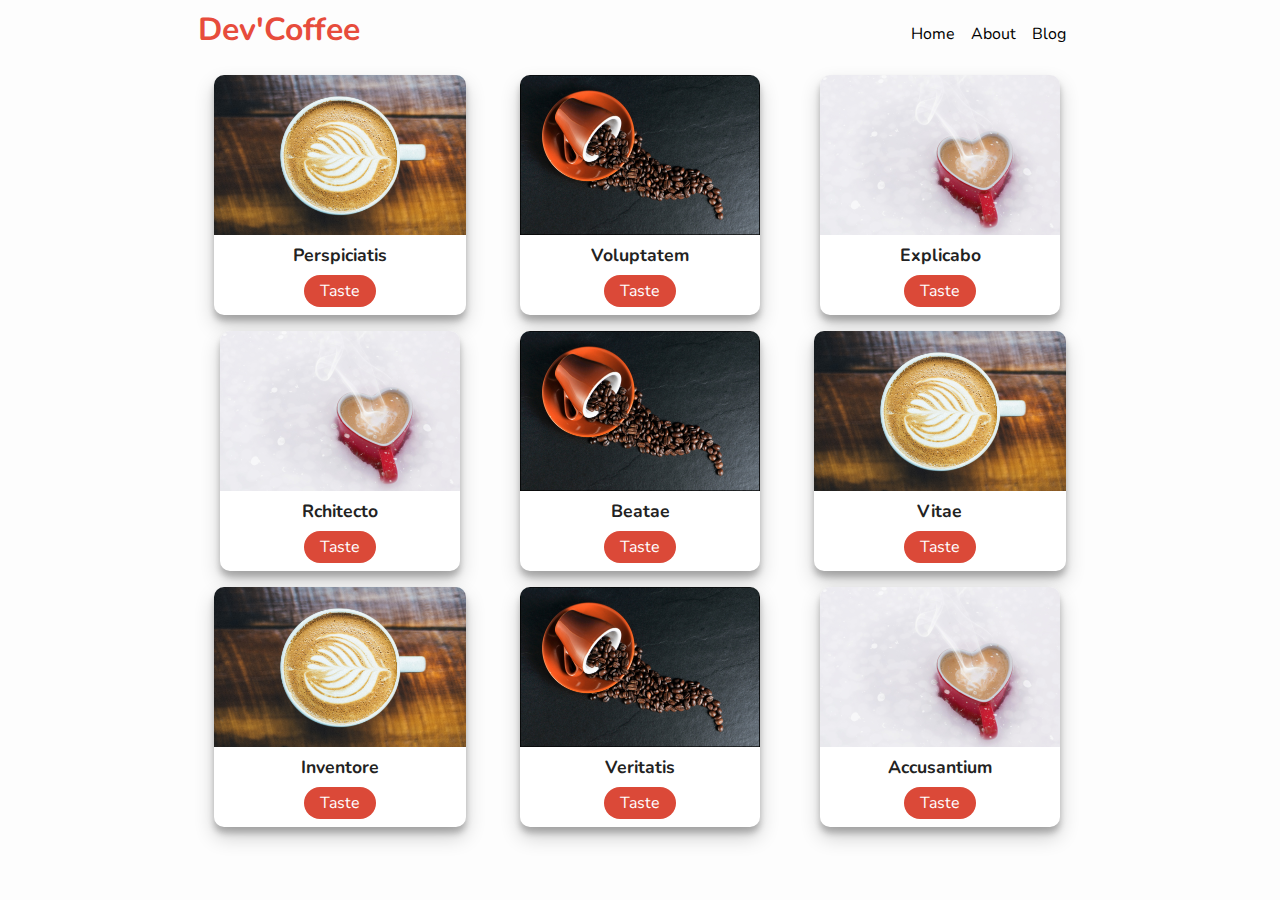
<file: index.html>
<!DOCTYPE html>
<html lang="en">
  <head>
    <meta charset="UTF-8" />
    <meta name="viewport" content="width=device-width, initial-scale=1.0" />
    <meta http-equiv="X-UA-Compatible" content="ie=edge" />
    <link rel="manifest" href="manifest.json" />

    <!-- ios support -->
    <link rel="apple-touch-icon" sizes="57x57" href="/images/favicons/apple-icon-57x57.png">
    <link rel="apple-touch-icon" sizes="60x60" href="/images/favicons/apple-icon-60x60.png">
    <link rel="apple-touch-icon" sizes="72x72" href="/images/favicons/apple-icon-72x72.png">
    <link rel="apple-touch-icon" sizes="76x76" href="/images/favicons/apple-icon-76x76.png">
    <link rel="apple-touch-icon" sizes="114x114" href="/images/favicons/apple-icon-114x114.png">
    <link rel="apple-touch-icon" sizes="120x120" href="/images/favicons/apple-icon-120x120.png">
    <link rel="apple-touch-icon" sizes="144x144" href="/images/favicons/apple-icon-144x144.png">
    <link rel="apple-touch-icon" sizes="152x152" href="/images/favicons/apple-icon-152x152.png">
    <link rel="apple-touch-icon" sizes="180x180" href="/images/favicons/apple-icon-180x180.png">
    <meta name="apple-mobile-web-app-status-bar" content="#db4938" />
    <meta name="theme-color" content="#db4938" />

    <!-- fav icons windows -->
    <link rel="icon" type="image/png" sizes="192x192"  href="/images/favicons/android-icon-192x192.png">
    <link rel="icon" type="image/png" sizes="32x32" href="/images/favicons/favicon-32x32.png">
    <link rel="icon" type="image/png" sizes="96x96" href="/images/favicons/favicon-96x96.png">
    <link rel="icon" type="image/png" sizes="16x16" href="/images/favicons/favicon-16x16.png">

    <!-- main css -->
    <link rel="stylesheet" href="css/style.css" />
    <title>Dev'Coffee PWA</title>
  </head>
  <body>
    <main>
      <nav>
        <h1>Dev'Coffee</h1>
        <ul>
          <li>Home</li>
          <li>About</li>
          <li>Blog</li>
        </ul>
      </nav>
      <div class="container"></div>
    </main>
    <script src="js/app.js"></script>
  </body>
</html>
</file>
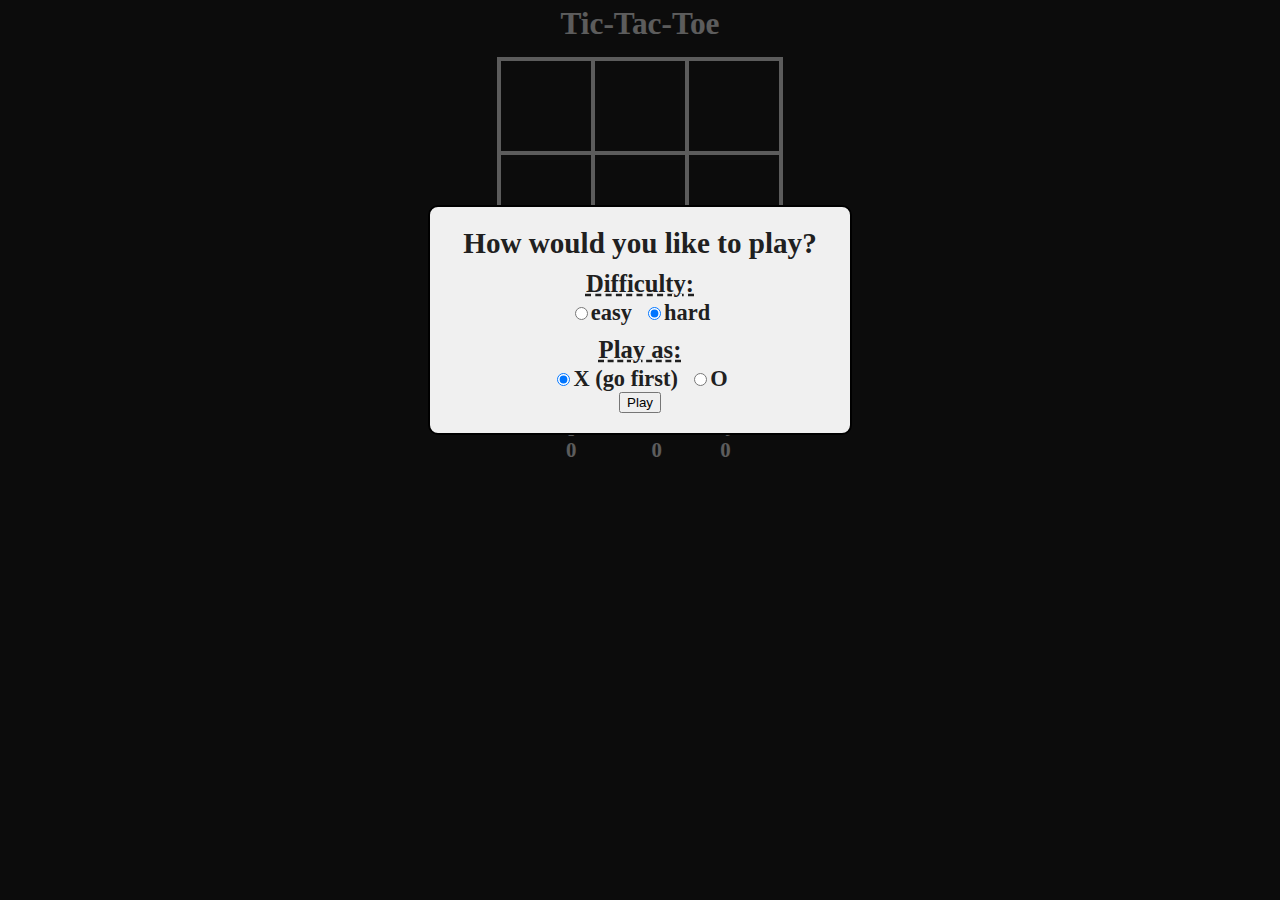
<file: fallback.html>
<html lang="en">
  <head>
    <meta charset="utf-8">
    <meta name="viewport" content="width=device-width, initial-scale=1.0">
    <link rel="shortcut icon" href="/images/favicons/favicon.ico" type="image/x-icon">
    <title>Tic-tac-toe</title>
    <link href="https://fonts.googleapis.com/css?family=Indie+Flower" rel="stylesheet">
    <link rel="stylesheet" href="/css/tic-tac-toe.css">
  </head>
  <body onload="initialize()">
    <h1>Tic-Tac-Toe</h1>
    <table id="table_game">
      <tr><td class="td_game"><div id="cell0" onclick="cellClicked(this.id)" class="fixed"></div></td><td class="td_game"><div id="cell1" onclick="cellClicked(this.id)" class="fixed"></div></td><td class="td_game"><div id="cell2" onclick="cellClicked(this.id)" class="fixed"></div></td></tr>
      <tr><td class="td_game"><div id="cell3" onclick="cellClicked(this.id)" class="fixed"></div></td><td class="td_game"><div id="cell4" onclick="cellClicked(this.id)" class="fixed"></div></td><td class="td_game"><div id="cell5" onclick="cellClicked(this.id)" class="fixed"></div></td></tr>
      <tr><td class="td_game"><div id="cell6" onclick="cellClicked(this.id)" class="fixed"></div></td><td class="td_game"><div id="cell7" onclick="cellClicked(this.id)" class="fixed"></div></td><td class="td_game"><div id="cell8" onclick="cellClicked(this.id)" class="fixed"></div></td></tr>
    </table>
    <div id="restart" title="Start new game" onclick="restartGame(true)"><span style="vertical-align:top;position:relative;top:-10px">#</span></div>
    <table>
      <tr><th class="th_list">Computer</th><th class="th_list" style="padding-right:10px;padding-left:10px">Draws</th><th class="th_list">Player</th></tr>
      <tr><td class="td_list" id="computer_score">0</td><td class="td_list" style="padding-right:10px;padding-left:10px" id="tie_score">0</td><td class="td_list" id="player_score">0</td></tr>
    </table>
    <!-- The modal dialog for announcing the winner -->
    <div id="winAnnounce" class="modal">
      <!-- Modal content -->
      <div class="modal-content">
        <span class="close" onclick="closeModal('winAnnounce')">&times;</span>
        <p id="winText"></p>
      </div>
    </div>
    <!-- The dialog for getting feedback from the user -->
    <div id="userFeedback" class="modal">
      <!-- Modal content -->
      <div class="modal-content">
        <p id="questionText"></p>
        <p><button id="yesBtn">Yes</button>&nbsp;<button id="noBtn">No</button></p>
      </div>
    </div>
    <!-- The options dialog -->
    <div id="optionsDlg" class="modal">
      <!-- Modal content -->
      <div class="modal-content">
        <h2>How would you like to play?</h2>
          <h3>Difficulty:</h3>
          <label><input type="radio" name="difficulty" id="r0" value="0">easy&nbsp;</label>
          <label><input type="radio" name="difficulty" id="r1" value="1" checked>hard</label><br>
          <h3>Play as:</h3>
          <label><input type="radio" name="player" id="rx" value="x" checked>X (go first)&nbsp;</label>
          <label><input type="radio" name="player" id="ro" value="o">O<br></label>
          <p><button id="okBtn" onclick="getOptions()">Play</button></p>
      </div>
    </div>
    <script src="/js/tic-tac-toe.js"></script>
  </body>
</html>
</file>
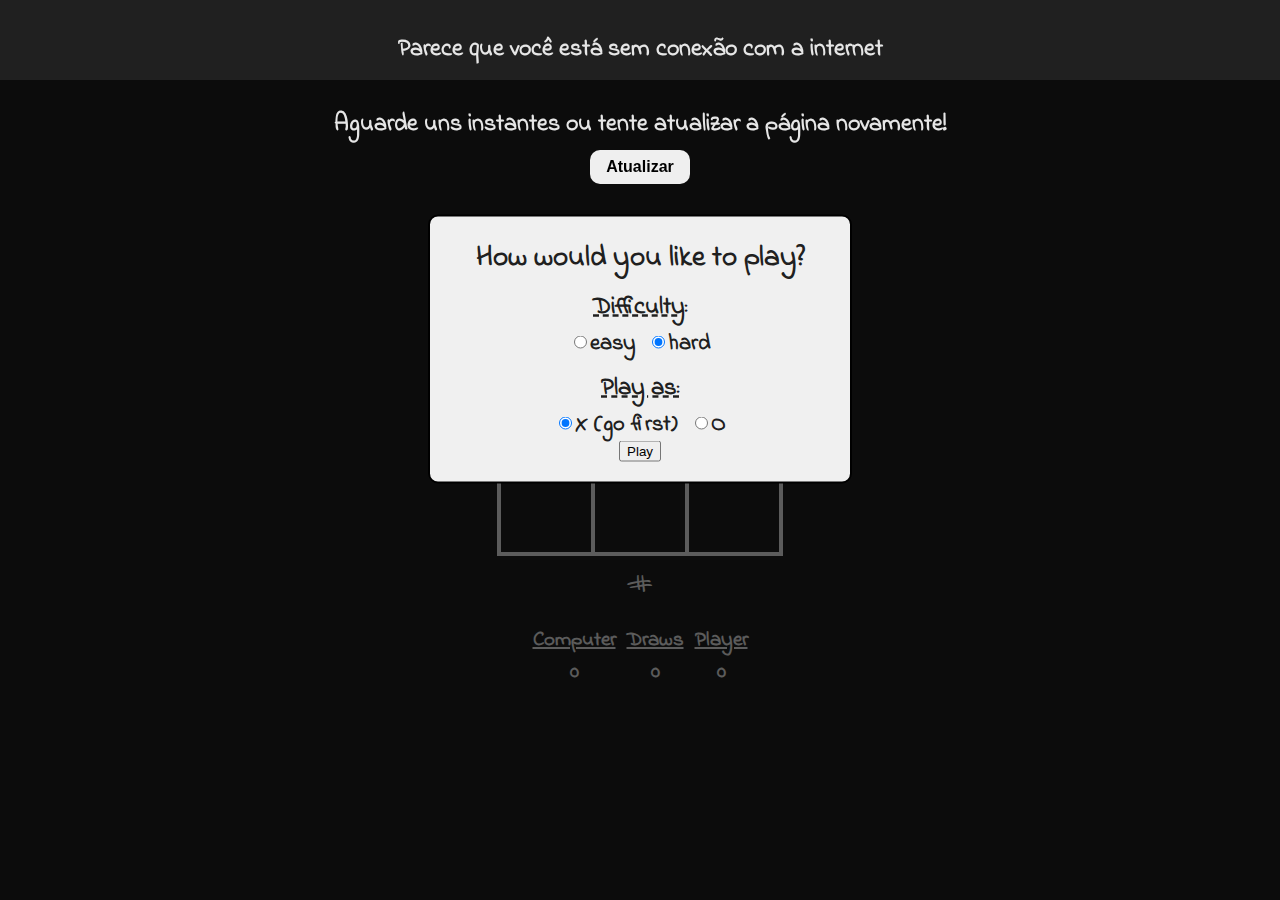
<file: public/fallback.html>
<html lang="en">
  <head>
    <meta charset="utf-8">
    <meta name="viewport" content="width=device-width, initial-scale=1.0">
    <link rel="shortcut icon" href="/images/favicons/favicon.ico" type="image/x-icon">
    <title>Tic-tac-toe</title>
    <link href="https://fonts.googleapis.com/css?family=Indie+Flower" rel="stylesheet">
    <style>
      body {
        background-color: rgb(32, 32, 32);
        background-image: url("https://janschreiber.github.io/img2/black-chalk.jpg");
        color: rgb(230, 230, 230);
        text-align: center;
        font-family: 'Indie Flower', 'Comic Sans', cursive;
        font-size: 0.7em;
        }
        h1 {
        line-height: 1em;
        margin-bottom: 0;
        padding-bottom: 5px;
        font-size: 2.8em;
        font-weight: bold;
        }
        h2 {
        font-size: 1.3em;
        font-weight: bold;
        padding: 0;
        margin: 0;

        }
        h3 {
        font-size: 1.1em;
        text-decoration: underline;
        text-decoration-style: dashed;
        padding: 0;
        margin: 10px 0 2px 0;
        }
        table {
        margin: 2% auto;
        border-collapse: collapse;
        }
        #table_game {
        position: relative;
        font-size: 120px;
        margin: 1% auto;
        border-collapse: collapse;
        }
        .td_game {
        border: 4px solid rgb(230, 230, 230);
        width: 90px;
        height: 90px;
        padding: 0;
        vertical-align: middle;
        text-align: center;
        }
        .fixed {
        width: 90px;
        height: 90px;
        line-height: 90px;
        display: block;
        overflow: hidden;
        cursor: pointer;
        }
        .td_list {
        text-align: center;
        font-size: 1.3em;
        font-weight: bold;
        }
        .th_list {
        font-size: 1.3em;
        font-weight: bold;
        text-align: center;
        text-decoration: underline;
        }
        #restart {
        font-size: 3em;
        width: 1em;
        height: 0.9em;
        cursor: pointer;
        margin: 0 auto;
        overflow: hidden;
        }
        .x {
        color: darksalmon;
        position: relative;
        top: -8px;
        font-size: 1.2em;
        cursor: default;
        }
        .o {
        color: aquamarine;
        position: relative;
        top: -7px;
        font-size: 1.0em;
        cursor: default;
        }

        /* modal background */
        .modal {
        display: none;
        position: fixed;
        z-index: 1;
        left: 0;
        top: 80px;
        width: 100%;
        height: 100%;
        overflow: auto; /* enable scroll if needed */
        background-color: black; /* fallback color */
        background-color: rgba(0, 0, 0, 0.6);
        }

        /* modal content */
        .modal-content {
        background-color: rgb(240, 240, 240);
        color: rgb(32, 32, 32);
        font-size: 2em;
        font-weight: bold;
        /* 16 % from the top and centered */
       /*margin: 16% auto;*/
        padding: 20px;
        border: 2px solid black;
        border-radius: 10px;
        width: 380px;
        max-width: 80%;
        position: absolute;
        left: 50%;
        transform: translate(-50%, 50%);
        }
        .modal-content p {
        margin: 0;
        padding: 0;
        }

        /* close button for modal dialog */
        .close {
        color: rgb(170, 170, 170);
        float: right;
        position: relative;
        top: -25px;
        right: -10px;
        font-size: 34px;
        font-weight: bold;
        }
        .close:hover,
        .close:focus {
        color: black;
        text-decoration: none;
        cursor: pointer;
        }

        .win-color {
        background-color: rgb(240, 240, 240);
        }

        .re-load {
            display: flex;
            justify-content: center;
            align-items: center;
            flex-direction: column;
            padding: 1rem .5rem;
            position: relative;
            z-index: 5;
        }
        .re-load .text {
            font-size: 1.5rem;
            font-weight: 600;
            margin: .5rem;
        }

        .re-load #counter {
            margin-bottom: .5rem;
            font-size: 1rem;
        }
        .re-load #refresh {
            padding: .5rem 1rem;
            border-radius: 10px;
            border: none;
            font-size: 1rem;
            font-weight: 600;
            transition: all .3s ease-in-out
        }
        .re-load #refresh:hover {
            cursor: pointer;
            opacity: .7;
        }

        @media screen and (max-width: 768px) {
            .modal {
                top: 125px;
            }
        }
        @media screen and (max-width: 600px) {
            .modal {
                top: 185px;
            }
            .re-load .text {
                font-size: 1rem;
            }
            .modal-content {
                transform: translate(-50%, 0%);
            }
            h2 {
                font-size: 1em;
            }
            h3 {
                font-size: .8em;
            }
        }
        @media screen and (max-width: 425px) {
            .modal {
                top: 250px;
            }
            .modal-content {
                margin: 0 auto;
                font-size: 1.5em;
            }
            .re-load .text {
                font-size: 1rem;
            }
        }
        @media screen and (max-width: 320px) {
            .modal {
                top: 330px;
            }
        }
    </style>
  </head>
  <body onload="initialize()">
    <div class="re-load">
        <p class="text">Parece que você está sem conexão com a internet</p>
        <P id="counter"></P>
        <p class="text">Aguarde uns instantes ou tente atualizar a página novamente!</p>
        <button id="refresh">Atualizar</button>
    </div>
    <h1>Tic-Tac-Toe</h1>
    <table id="table_game">
      <tr><td class="td_game"><div id="cell0" onclick="cellClicked(this.id)" class="fixed"></div></td><td class="td_game"><div id="cell1" onclick="cellClicked(this.id)" class="fixed"></div></td><td class="td_game"><div id="cell2" onclick="cellClicked(this.id)" class="fixed"></div></td></tr>
      <tr><td class="td_game"><div id="cell3" onclick="cellClicked(this.id)" class="fixed"></div></td><td class="td_game"><div id="cell4" onclick="cellClicked(this.id)" class="fixed"></div></td><td class="td_game"><div id="cell5" onclick="cellClicked(this.id)" class="fixed"></div></td></tr>
      <tr><td class="td_game"><div id="cell6" onclick="cellClicked(this.id)" class="fixed"></div></td><td class="td_game"><div id="cell7" onclick="cellClicked(this.id)" class="fixed"></div></td><td class="td_game"><div id="cell8" onclick="cellClicked(this.id)" class="fixed"></div></td></tr>
    </table>
    <div id="restart" title="Start new game" onclick="restartGame(true)"><span style="vertical-align:top;position:relative;top:-10px">#</span></div>
    <table>
      <tr><th class="th_list">Computer</th><th class="th_list" style="padding-right:10px;padding-left:10px">Draws</th><th class="th_list">Player</th></tr>
      <tr><td class="td_list" id="computer_score">0</td><td class="td_list" style="padding-right:10px;padding-left:10px" id="tie_score">0</td><td class="td_list" id="player_score">0</td></tr>
    </table>
    <!-- The modal dialog for announcing the winner -->
    <div id="winAnnounce" class="modal">
      <!-- Modal content -->
      <div class="modal-content">
        <span class="close" onclick="closeModal('winAnnounce')">&times;</span>
        <p id="winText"></p>
      </div>
    </div>
    <!-- The dialog for getting feedback from the user -->
    <div id="userFeedback" class="modal">
      <!-- Modal content -->
      <div class="modal-content">
        <p id="questionText"></p>
        <p><button id="yesBtn">Yes</button>&nbsp;<button id="noBtn">No</button></p>
      </div>
    </div>
    <!-- The options dialog -->
    <div id="optionsDlg" class="modal">
      <!-- Modal content -->
      <div class="modal-content">
        <h2>How would you like to play?</h2>
          <h3>Difficulty:</h3>
          <label><input type="radio" name="difficulty" id="r0" value="0">easy&nbsp;</label>
          <label><input type="radio" name="difficulty" id="r1" value="1" checked>hard</label><br>
          <h3>Play as:</h3>
          <label><input type="radio" name="player" id="rx" value="x" checked>X (go first)&nbsp;</label>
          <label><input type="radio" name="player" id="ro" value="o">O<br></label>
          <p><button id="okBtn" onclick="getOptions()">Play</button></p>
      </div>
    </div>
    <script>
      "use strict";
      /*

      A SIMPLE TIC-TAC-TOE GAME IN JAVASCRIPT

      (1) Grid layout

      The game grid is represented in the array Grid.cells as follows:

      [0] [1] [2]
      [3] [4] [5]
      [6] [7] [8]

      The cells (array elements) hold the following numeric values:
      0 if not occupied, 1 for player, 3 for computer.
      This allows us to quickly get an overview of the game state:
      if the sum of all the cells in a row is 9, the computer wins,
      if it is 3 and all the cells are occupied, the human player wins,
      etc.

      (2) Strategy of makeComputerMove()

      The computer first  looks for almost completed rows, columns, and
      diagonals, where there are two fields occupied either by the human
      player or by the computer itself. If the computer can win by
      completing a sequence, it does so; if it can block the player from
      winning with the next move, it does that. If none of that applies,
      it plays the center field if that's free, otherwise it selects a
      random free field. This is not a 100 % certain strategy, but the
      gameplay experience is fairly decent.

      */

      //==================================
      // EVENT BINDINGS
      //==================================

      // Bind Esc key to closing the modal dialog
      document.onkeypress = function (evt) {
          evt = evt || window.event;
          var modal = document.getElementsByClassName("modal")[0];
          if (evt.keyCode === 27) {
              modal.style.display = "none";
          }
      };

      // When the user clicks anywhere outside of the modal dialog, close it
      window.onclick = function (evt) {
          var modal = document.getElementsByClassName("modal")[0];
          if (evt.target === modal) {
              modal.style.display = "none";
          }
      };

      //==================================
      // HELPER FUNCTIONS
      //==================================
      function sumArray(array) {
          var sum = 0,
              i = 0;
          for (i = 0; i < array.length; i++) {
              sum += array[i];
          }
          return sum;
      }

      function isInArray(element, array) {
          if (array.indexOf(element) > -1) {
              return true;
          }
          return false;
      }

      function shuffleArray(array) {
          var counter = array.length,
              temp,
              index;
          while (counter > 0) {
              index = Math.floor(Math.random() * counter);
              counter--;
              temp = array[counter];
              array[counter] = array[index];
              array[index] = temp;
          }
          return array;
      }

      function intRandom(min, max) {
          var rand = min + Math.random() * (max + 1 - min);
          return Math.floor(rand);
      }

      // GLOBAL VARIABLES
      var moves = 0,
          winner = 0,
          x = 1,
          o = 3,
          player = x,
          computer = o,
          whoseTurn = x,
          gameOver = false,
          score = {
              ties: 0,
              player: 0,
              computer: 0
          },
          xText = "<span class=\"x\">&times;</class>",
          oText = "<span class=\"o\">o</class>",
          playerText = xText,
          computerText = oText,
          difficulty = 1,
          myGrid = null;

      //==================================
      // GRID OBJECT
      //==================================

      // Grid constructor
      //=================
      function Grid() {
          this.cells = new Array(9);
      }

      // Grid methods
      //=============

      // Get free cells in an array.
      // Returns an array of indices in the original Grid.cells array, not the values
      // of the array elements.
      // Their values can be accessed as Grid.cells[index].
      Grid.prototype.getFreeCellIndices = function () {
          var i = 0,
              resultArray = [];
          for (i = 0; i < this.cells.length; i++) {
              if (this.cells[i] === 0) {
                  resultArray.push(i);
              }
          }
          // console.log("resultArray: " + resultArray.toString());
          // debugger;
          return resultArray;
      };

      // Get a row (accepts 0, 1, or 2 as argument).
      // Returns the values of the elements.
      Grid.prototype.getRowValues = function (index) {
          if (index !== 0 && index !== 1 && index !== 2) {
              console.error("Wrong arg for getRowValues!");
              return undefined;
          }
          var i = index * 3;
          return this.cells.slice(i, i + 3);
      };

      // Get a row (accepts 0, 1, or 2 as argument).
      // Returns an array with the indices, not their values.
      Grid.prototype.getRowIndices = function (index) {
          if (index !== 0 && index !== 1 && index !== 2) {
              console.error("Wrong arg for getRowIndices!");
              return undefined;
          }
          var row = [];
          index = index * 3;
          row.push(index);
          row.push(index + 1);
          row.push(index + 2);
          return row;
      };

      // get a column (values)
      Grid.prototype.getColumnValues = function (index) {
          if (index !== 0 && index !== 1 && index !== 2) {
              console.error("Wrong arg for getColumnValues!");
              return undefined;
          }
          var i, column = [];
          for (i = index; i < this.cells.length; i += 3) {
              column.push(this.cells[i]);
          }
          return column;
      };

      // get a column (indices)
      Grid.prototype.getColumnIndices = function (index) {
          if (index !== 0 && index !== 1 && index !== 2) {
              console.error("Wrong arg for getColumnIndices!");
              return undefined;
          }
          var i, column = [];
          for (i = index; i < this.cells.length; i += 3) {
              column.push(i);
          }
          return column;
      };

      // get diagonal cells
      // arg 0: from top-left
      // arg 1: from top-right
      Grid.prototype.getDiagValues = function (arg) {
          var cells = [];
          if (arg !== 1 && arg !== 0) {
              console.error("Wrong arg for getDiagValues!");
              return undefined;
          } else if (arg === 0) {
              cells.push(this.cells[0]);
              cells.push(this.cells[4]);
              cells.push(this.cells[8]);
          } else {
              cells.push(this.cells[2]);
              cells.push(this.cells[4]);
              cells.push(this.cells[6]);
          }
          return cells;
      };

      // get diagonal cells
      // arg 0: from top-left
      // arg 1: from top-right
      Grid.prototype.getDiagIndices = function (arg) {
          if (arg !== 1 && arg !== 0) {
              console.error("Wrong arg for getDiagIndices!");
              return undefined;
          } else if (arg === 0) {
              return [0, 4, 8];
          } else {
              return [2, 4, 6];
          }
      };

      // Get first index with two in a row (accepts computer or player as argument)
      Grid.prototype.getFirstWithTwoInARow = function (agent) {
          if (agent !== computer && agent !== player) {
              console.error("Function getFirstWithTwoInARow accepts only player or computer as argument.");
              return undefined;
          }
          var sum = agent * 2,
              freeCells = shuffleArray(this.getFreeCellIndices());
          for (var i = 0; i < freeCells.length; i++) {
              for (var j = 0; j < 3; j++) {
                  var rowV = this.getRowValues(j);
                  var rowI = this.getRowIndices(j);
                  var colV = this.getColumnValues(j);
                  var colI = this.getColumnIndices(j);
                  if (sumArray(rowV) == sum && isInArray(freeCells[i], rowI)) {
                      return freeCells[i];
                  } else if (sumArray(colV) == sum && isInArray(freeCells[i], colI)) {
                      return freeCells[i];
                  }
              }
              for (j = 0; j < 2; j++) {
                  var diagV = this.getDiagValues(j);
                  var diagI = this.getDiagIndices(j);
                  if (sumArray(diagV) == sum && isInArray(freeCells[i], diagI)) {
                      return freeCells[i];
                  }
              }
          }
          return false;
      };

      Grid.prototype.reset = function () {
          for (var i = 0; i < this.cells.length; i++) {
              this.cells[i] = 0;
          }
          return true;
      };

      //==================================
      // MAIN FUNCTIONS
      //==================================

      // executed when the page loads
      function initialize() {
          myGrid = new Grid();
          moves = 0;
          winner = 0;
          gameOver = false;
          whoseTurn = player; // default, this may change
          for (var i = 0; i <= myGrid.cells.length - 1; i++) {
              myGrid.cells[i] = 0;
          }
          // setTimeout(assignRoles, 500);
          setTimeout(showOptions, 500);
          // debugger;
      }

      // Ask player if they want to play as X or O. X goes first.
      function assignRoles() {
          askUser("Do you want to go first?");
          document.getElementById("yesBtn").addEventListener("click", makePlayerX);
          document.getElementById("noBtn").addEventListener("click", makePlayerO);
      }

      function makePlayerX() {
          player = x;
          computer = o;
          whoseTurn = player;
          playerText = xText;
          computerText = oText;
          document.getElementById("userFeedback").style.display = "none";
          document.getElementById("yesBtn").removeEventListener("click", makePlayerX);
          document.getElementById("noBtn").removeEventListener("click", makePlayerO);
      }

      function makePlayerO() {
          player = o;
          computer = x;
          whoseTurn = computer;
          playerText = oText;
          computerText = xText;
          setTimeout(makeComputerMove, 400);
          document.getElementById("userFeedback").style.display = "none";
          document.getElementById("yesBtn").removeEventListener("click", makePlayerX);
          document.getElementById("noBtn").removeEventListener("click", makePlayerO);
      }

      // executed when player clicks one of the table cells
      function cellClicked(id) {
          // The last character of the id corresponds to the numeric index in Grid.cells:
          var idName = id.toString();
          var cell = parseInt(idName[idName.length - 1]);
          if (myGrid.cells[cell] > 0 || whoseTurn !== player || gameOver) {
              // cell is already occupied or something else is wrong
              return false;
          }
          moves += 1;
          document.getElementById(id).innerHTML = playerText;
          // randomize orientation (for looks only)
          var rand = Math.random();
          if (rand < 0.3) {
              document.getElementById(id).style.transform = "rotate(180deg)";
          } else if (rand > 0.6) {
              document.getElementById(id).style.transform = "rotate(90deg)";
          }
          document.getElementById(id).style.cursor = "default";
          myGrid.cells[cell] = player;
          // Test if we have a winner:
          if (moves >= 5) {
              winner = checkWin();
          }
          if (winner === 0) {
              whoseTurn = computer;
              makeComputerMove();
          }
          return true;
      }

      // Executed when player hits restart button.
      // ask should be true if we should ask users if they want to play as X or O
      function restartGame(ask) {
          if (moves > 0) {
              var response = confirm("Are you sure you want to start over?");
              if (response === false) {
                  return;
              }
          }
          gameOver = false;
          moves = 0;
          winner = 0;
          whoseTurn = x;
          myGrid.reset();
          for (var i = 0; i <= 8; i++) {
              var id = "cell" + i.toString();
              document.getElementById(id).innerHTML = "";
              document.getElementById(id).style.cursor = "pointer";
              document.getElementById(id).classList.remove("win-color");
          }
          if (ask === true) {
              // setTimeout(assignRoles, 200);
              setTimeout(showOptions, 200);
          } else if (whoseTurn == computer) {
              setTimeout(makeComputerMove, 800);
          }
      }

      // The core logic of the game AI:
      function makeComputerMove() {
          // debugger;
          if (gameOver) {
              return false;
          }
          var cell = -1,
              myArr = [],
              corners = [0,2,6,8];
          if (moves >= 3) {
              cell = myGrid.getFirstWithTwoInARow(computer);
              if (cell === false) {
                  cell = myGrid.getFirstWithTwoInARow(player);
              }
              if (cell === false) {
                  if (myGrid.cells[4] === 0 && difficulty == 1) {
                      cell = 4;
                  } else {
                      myArr = myGrid.getFreeCellIndices();
                      cell = myArr[intRandom(0, myArr.length - 1)];
                  }
              }
              // Avoid a catch-22 situation:
              if (moves == 3 && myGrid.cells[4] == computer && player == x && difficulty == 1) {
                  if (myGrid.cells[7] == player && (myGrid.cells[0] == player || myGrid.cells[2] == player)) {
                      myArr = [6,8];
                      cell = myArr[intRandom(0,1)];
                  }
                  else if (myGrid.cells[5] == player && (myGrid.cells[0] == player || myGrid.cells[6] == player)) {
                      myArr = [2,8];
                      cell = myArr[intRandom(0,1)];
                  }
                  else if (myGrid.cells[3] == player && (myGrid.cells[2] == player || myGrid.cells[8] == player)) {
                      myArr = [0,6];
                      cell = myArr[intRandom(0,1)];
                  }
                  else if (myGrid.cells[1] == player && (myGrid.cells[6] == player || myGrid.cells[8] == player)) {
                      myArr = [0,2];
                      cell = myArr[intRandom(0,1)];
                  }
              }
              else if (moves == 3 && myGrid.cells[4] == player && player == x && difficulty == 1) {
                  if (myGrid.cells[2] == player && myGrid.cells[6] == computer) {
                      cell = 8;
                  }
                  else if (myGrid.cells[0] == player && myGrid.cells[8] == computer) {
                      cell = 6;
                  }
                  else if (myGrid.cells[8] == player && myGrid.cells[0] == computer) {
                      cell = 2;
                  }
                  else if (myGrid.cells[6] == player && myGrid.cells[2] == computer) {
                      cell = 0;
                  }
              }
          } else if (moves === 1 && myGrid.cells[4] == player && difficulty == 1) {
              // if player is X and played center, play one of the corners
              cell = corners[intRandom(0,3)];
          } else if (moves === 2 && myGrid.cells[4] == player && computer == x && difficulty == 1) {
              // if player is O and played center, take two opposite corners
              if (myGrid.cells[0] == computer) {
                  cell = 8;
              }
              else if (myGrid.cells[2] == computer) {
                  cell = 6;
              }
              else if (myGrid.cells[6] == computer) {
                  cell = 2;
              }
              else if (myGrid.cells[8] == computer) {
                  cell = 0;
              }
          } else if (moves === 0 && intRandom(1,10) < 8) {
              // if computer is X, start with one of the corners sometimes
              cell = corners[intRandom(0,3)];
          } else {
              // choose the center of the board if possible
              if (myGrid.cells[4] === 0 && difficulty == 1) {
                  cell = 4;
              } else {
                  myArr = myGrid.getFreeCellIndices();
                  cell = myArr[intRandom(0, myArr.length - 1)];
              }
          }
          var id = "cell" + cell.toString();
          // console.log("computer chooses " + id);
          document.getElementById(id).innerHTML = computerText;
          document.getElementById(id).style.cursor = "default";
          // randomize rotation of marks on the board to make them look
          // as if they were handwritten
          var rand = Math.random();
          if (rand < 0.3) {
              document.getElementById(id).style.transform = "rotate(180deg)";
          } else if (rand > 0.6) {
              document.getElementById(id).style.transform = "rotate(90deg)";
          }
          myGrid.cells[cell] = computer;
          moves += 1;
          if (moves >= 5) {
              winner = checkWin();
          }
          if (winner === 0 && !gameOver) {
              whoseTurn = player;
          }
      }

      // Check if the game is over and determine winner
      function checkWin() {
          winner = 0;

          // rows
          for (var i = 0; i <= 2; i++) {
              var row = myGrid.getRowValues(i);
              if (row[0] > 0 && row[0] == row[1] && row[0] == row[2]) {
                  if (row[0] == computer) {
                      score.computer++;
                      winner = computer;
                      // console.log("computer wins");
                  } else {
                      score.player++;
                      winner = player;
                      // console.log("player wins");
                  }
                  // Give the winning row/column/diagonal a different bg-color
                  var tmpAr = myGrid.getRowIndices(i);
                  for (var j = 0; j < tmpAr.length; j++) {
                      var str = "cell" + tmpAr[j];
                      document.getElementById(str).classList.add("win-color");
                  }
                  setTimeout(endGame, 1000, winner);
                  return winner;
              }
          }

          // columns
          for (i = 0; i <= 2; i++) {
              var col = myGrid.getColumnValues(i);
              if (col[0] > 0 && col[0] == col[1] && col[0] == col[2]) {
                  if (col[0] == computer) {
                      score.computer++;
                      winner = computer;
                      // console.log("computer wins");
                  } else {
                      score.player++;
                      winner = player;
                      // console.log("player wins");
                  }
                  // Give the winning row/column/diagonal a different bg-color
                  var tmpAr = myGrid.getColumnIndices(i);
                  for (var j = 0; j < tmpAr.length; j++) {
                      var str = "cell" + tmpAr[j];
                      document.getElementById(str).classList.add("win-color");
                  }
                  setTimeout(endGame, 1000, winner);
                  return winner;
              }
          }

          // diagonals
          for (i = 0; i <= 1; i++) {
              var diagonal = myGrid.getDiagValues(i);
              if (diagonal[0] > 0 && diagonal[0] == diagonal[1] && diagonal[0] == diagonal[2]) {
                  if (diagonal[0] == computer) {
                      score.computer++;
                      winner = computer;
                      // console.log("computer wins");
                  } else {
                      score.player++;
                      winner = player;
                      // console.log("player wins");
                  }
                  // Give the winning row/column/diagonal a different bg-color
                  var tmpAr = myGrid.getDiagIndices(i);
                  for (var j = 0; j < tmpAr.length; j++) {
                      var str = "cell" + tmpAr[j];
                      document.getElementById(str).classList.add("win-color");
                  }
                  setTimeout(endGame, 1000, winner);
                  return winner;
              }
          }

          // If we haven't returned a winner by now, if the board is full, it's a tie
          var myArr = myGrid.getFreeCellIndices();
          if (myArr.length === 0) {
              winner = 10;
              score.ties++;
              endGame(winner);
              return winner;
          }

          return winner;
      }

      function announceWinner(text) {
          document.getElementById("winText").innerHTML = text;
          document.getElementById("winAnnounce").style.display = "block";
          setTimeout(closeModal, 1400, "winAnnounce");
      }

      function askUser(text) {
          document.getElementById("questionText").innerHTML = text;
          document.getElementById("userFeedback").style.display = "block";
      }

      function showOptions() {
          if (player == o) {
              document.getElementById("rx").checked = false;
              document.getElementById("ro").checked = true;
          }
          else if (player == x) {
              document.getElementById("rx").checked = true;
              document.getElementById("ro").checked = false;
          }
          if (difficulty === 0) {
              document.getElementById("r0").checked = true;
              document.getElementById("r1").checked = false;
          }
          else {
              document.getElementById("r0").checked = false;
              document.getElementById("r1").checked = true;
          }
          document.getElementById("optionsDlg").style.display = "block";
      }

      function getOptions() {
          var diffs = document.getElementsByName('difficulty');
          for (var i = 0; i < diffs.length; i++) {
              if (diffs[i].checked) {
                  difficulty = parseInt(diffs[i].value);
                  break;
                  // debugger;
              }
          }
          if (document.getElementById('rx').checked === true) {
              player = x;
              computer = o;
              whoseTurn = player;
              playerText = xText;
              computerText = oText;
          }
          else {
              player = o;
              computer = x;
              whoseTurn = computer;
              playerText = oText;
              computerText = xText;
              setTimeout(makeComputerMove, 400);
          }
          document.getElementById("optionsDlg").style.display = "none";
      }

      function closeModal(id) {
          document.getElementById(id).style.display = "none";
      }

      function endGame(who) {
          if (who == player) {
              announceWinner("Congratulations, you won!");
          } else if (who == computer) {
              announceWinner("Computer wins!");
          } else {
              announceWinner("It's a tie!");
          }
          gameOver = true;
          whoseTurn = 0;
          moves = 0;
          winner = 0;
          document.getElementById("computer_score").innerHTML = score.computer;
          document.getElementById("tie_score").innerHTML = score.ties;
          document.getElementById("player_score").innerHTML = score.player;
          for (var i = 0; i <= 8; i++) {
              var id = "cell" + i.toString();
              document.getElementById(id).style.cursor = "default";
          }
          setTimeout(restartGame, 800);
      }

    // botão para atuaizar a página
    const btnRefresh = document.querySelector('#refresh')
    btnRefresh.addEventListener('click', event => {
    location.reload();
    return false;
    })

    // atualiza a página automaticamente
    function autoRefresh() {
        function checklength(i) {
            'use strict';
            if (i < 10) {
                i = "0" + i;
            }
            return i;
        }
        var minutes, seconds, count, counter, timer;
        count = 31; //seconds
        counter = setInterval(timer, 1000);
        function timer() {
            'use strict';
            count = count - 1;
            minutes = checklength(Math.floor(count / 60));
            seconds = checklength(count - minutes * 60);
            if (count < 0) {
                clearInterval(counter);
                return;
            }
            document.getElementById("counter").innerHTML = 'Tentando nova conexão em ' + seconds + ' segundos';
            if (count === 0) {
                location.reload();
            }
        }
    }
    </script>
  </body>
</html>
</file>
<file: css/style.css>
@import url("https://fonts.googleapis.com/css?family=Nunito:400,700&display=swap");
* {
  margin: 0;
  padding: 0;
  box-sizing: border-box;
}
body {
  background: #fdfdfd;
  font-family: "Nunito", sans-serif;
  font-size: 1rem;
}
main {
  max-width: 900px;
  margin: auto;
  padding: 0.5rem;
  text-align: center;
}
nav {
  display: flex;
  justify-content: space-between;
  align-items: center;
}
ul {
  list-style: none;
  display: flex;
}

li {
  margin-right: 1rem;
}
h1 {
  color: #e74c3c;
  margin-bottom: 0.5rem;
}

.container {
  display: grid;
  grid-template-columns: repeat(auto-fit, minmax(15rem, 1fr));
  grid-gap: 1rem;
  justify-content: center;
  align-items: center;
  margin: auto;
  padding: 1rem 0;
}
.card {
  display: flex;
  align-items: center;
  flex-direction: column;
  width: 15rem auto;
  height: 15rem;
  background: #fff;
  box-shadow: 0 10px 20px rgba(0, 0, 0, 0.19), 0 6px 6px rgba(0, 0, 0, 0.23);
  border-radius: 10px;
  margin: auto;
  overflow: hidden;
}
.card--avatar {
  width: 100%;
  height: 10rem;
  object-fit: cover;
}
.card--title {
  color: #222;
  font-weight: 700;
  text-transform: capitalize;
  font-size: 1.1rem;
  margin-top: 0.5rem;
}
.card--link {
  text-decoration: none;
  background: #db4938;
  color: #fff;
  padding: 0.3rem 1rem;
  border-radius: 20px;
}
</file>
<file: css/tic-tac-toe.css>
body {
  background-color: rgb(32, 32, 32);
  background-image: url("https://janschreiber.github.io/img2/black-chalk.jpg");
  color: rgb(230, 230, 230);
  text-align: center;
  font-family: 'Indie Flower', 'Comic Sans', cursive;
  font-size: 0.7em;
}
h1 {
  line-height: 1em;
  margin-bottom: 0;
  padding-bottom: 5px;
  font-size: 2.8em;
  font-weight: bold;
}
h2 {
  font-size: 1.3em;
  font-weight: bold;
  padding: 0;
  margin: 0;

}
h3 {
  font-size: 1.1em;
  text-decoration: underline;
  text-decoration-style: dashed;
  padding: 0;
  margin: 10px 0 2px 0;
}
table {
  margin: 2% auto;
  border-collapse: collapse;
}
#table_game {
  position: relative;
  font-size: 120px;
  margin: 1% auto;
  border-collapse: collapse;
}
.td_game {
  border: 4px solid rgb(230, 230, 230);
  width: 90px;
  height: 90px;
  padding: 0;
  vertical-align: middle;
  text-align: center;
}
.fixed {
  width: 90px;
  height: 90px;
  line-height: 90px;
  display: block;
  overflow: hidden;
  cursor: pointer;
}
.td_list {
  text-align: center;
  font-size: 1.3em;
  font-weight: bold;
}
.th_list {
  font-size: 1.3em;
  font-weight: bold;
  text-align: center;
  text-decoration: underline;
}
#restart {
  font-size: 3em;
  width: 1em;
  height: 0.9em;
  cursor: pointer;
  margin: 0 auto;
  overflow: hidden;
}
.x {
  color: darksalmon;
  position: relative;
  top: -8px;
  font-size: 1.2em;
  cursor: default;
}
.o {
  color: aquamarine;
  position: relative;
  top: -7px;
  font-size: 1.0em;
  cursor: default;
}

/* modal background */
.modal {
  display: none;
  position: fixed;
  z-index: 1;
  left: 0;
  top: 0;
  width: 100%;
  height: 100%;
  overflow: auto; /* enable scroll if needed */
  background-color: black; /* fallback color */
  background-color: rgba(0, 0, 0, 0.6);
}

/* modal content */
.modal-content {
  background-color: rgb(240, 240, 240);
  color: rgb(32, 32, 32);
  font-size: 2em;
  font-weight: bold;
  /* 16 % from the top and centered */
  margin: 16% auto;
  padding: 20px;
  border: 2px solid black;
  border-radius: 10px;
  width: 380px;
  max-width: 80%;
}
.modal-content p {
  margin: 0;
  padding: 0;
}

/* close button for modal dialog */
.close {
  color: rgb(170, 170, 170);
  float: right;
  position: relative;
  top: -25px;
  right: -10px;
  font-size: 34px;
  font-weight: bold;
}
.close:hover,
.close:focus {
  color: black;
  text-decoration: none;
  cursor: pointer;
}

.win-color {
  background-color: rgb(240, 240, 240);
}
</file>
